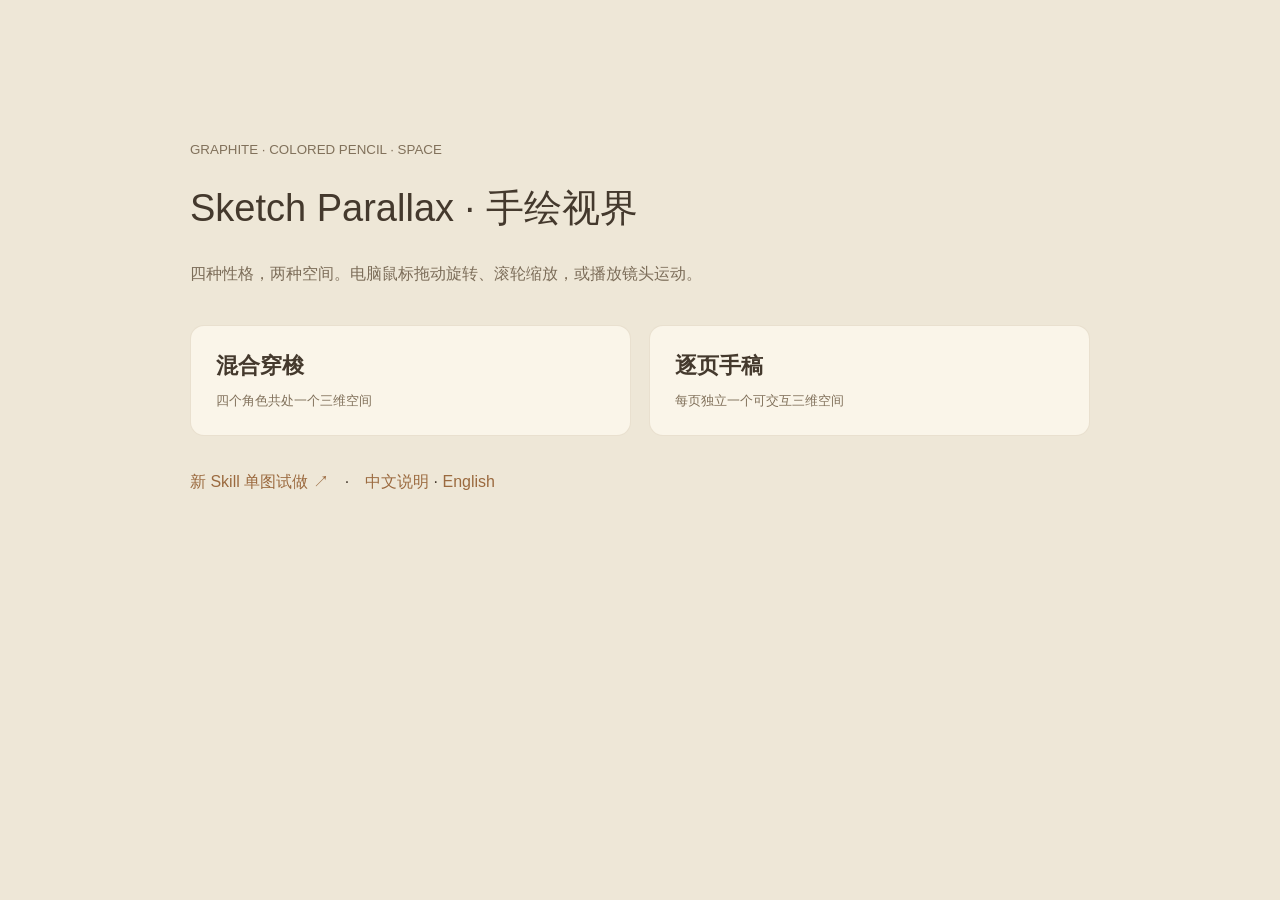
<file: index.html>
<!doctype html><html lang="zh-CN"><meta charset="utf-8"><meta name="viewport" content="width=device-width,initial-scale=1"><title>Sketch Parallax · 手绘视界</title><style>body{margin:0;background:#eee7d7;color:#44392d;font-family:"Segoe UI","Microsoft YaHei",sans-serif}main{max-width:900px;margin:12vh auto;padding:32px}h1{font-size:38px;font-weight:500}p{color:#7c6d59;line-height:1.8}.links{display:grid;grid-template-columns:1fr 1fr;gap:18px;margin:36px 0}a{display:block;text-decoration:none;color:inherit;background:#faf5e9;border:1px solid #ae987438;border-radius:14px;padding:25px}a:hover{background:#fff9ed}strong{display:block;font-size:22px;margin-bottom:10px}small{color:#81715b}footer a{background:none;padding:0;border:0;display:inline;color:#9b6a3f}</style><main><small>GRAPHITE · COLORED PENCIL · SPACE</small><h1>Sketch Parallax · 手绘视界</h1><p>四种性格，两种空间。电脑鼠标拖动旋转、滚轮缩放，或播放镜头运动。</p><section class="links"><a href="demo/mixed.html"><strong>混合穿梭</strong><small>四个角色共处一个三维空间</small></a><a href="demo/pages.html"><strong>逐页手稿</strong><small>每页独立一个可交互三维空间</small></a></section><footer><a href="examples/single-image/pages.html">新 Skill 单图试做 ↗</a>　·　<a href="README.md">中文说明</a> · <a href="README.en.md">English</a></footer></main></html>
</file>
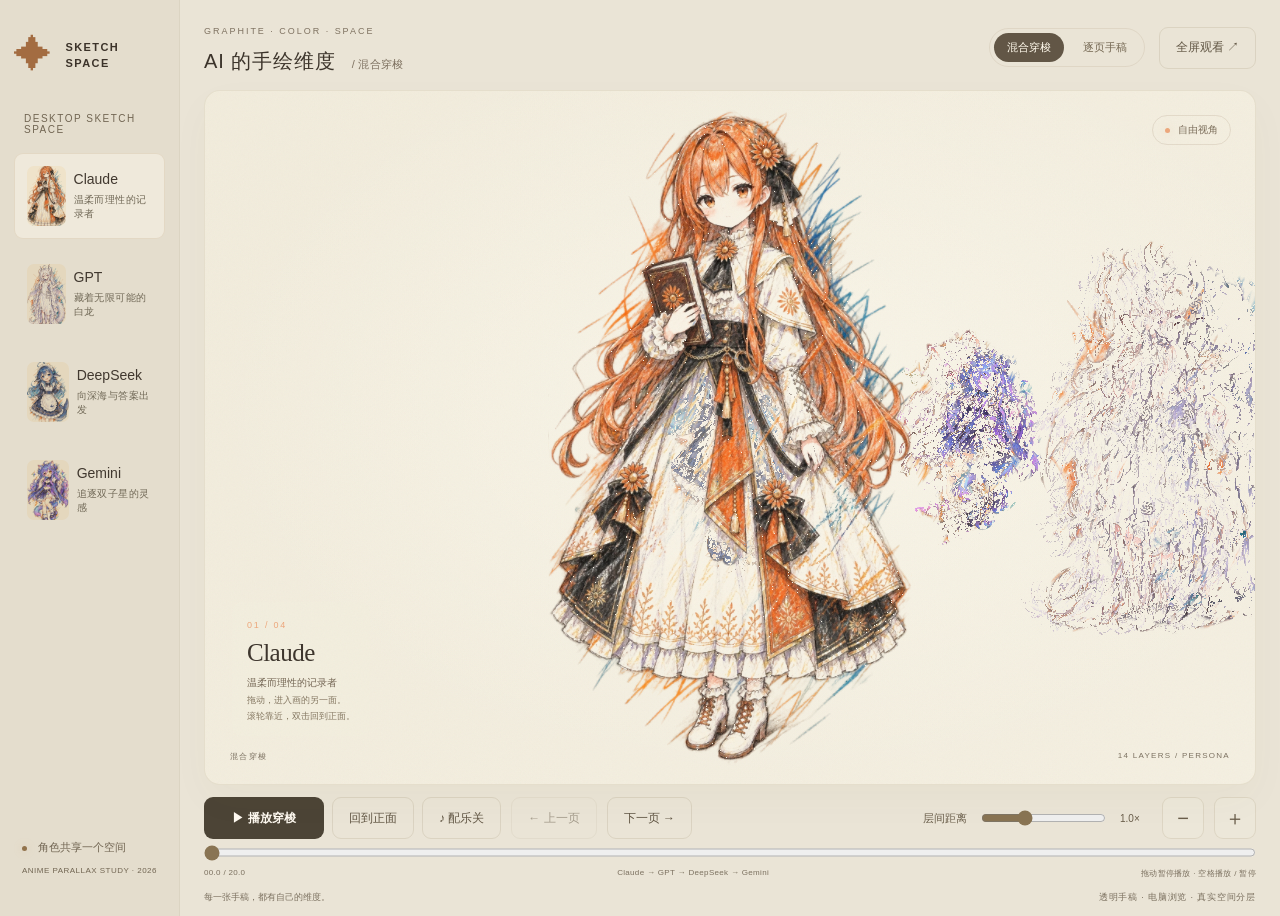
<file: demo/mixed.html>
<!doctype html>
<html lang="zh-CN"><head><meta charset="utf-8"><meta name="viewport" content="width=device-width,initial-scale=1"><meta name="theme-color" content="#10111b"><title>AI 的手绘维度</title><link rel="stylesheet" href="style.css"></head>
<body><div class="app">
<aside class="rail"><a class="brand" href="#"><span class="brand-mark">✦</span><span>SKETCH<br>SPACE</span></a><div class="rail-label">DESKTOP SKETCH SPACE</div><nav id="characters" aria-label="选择角色"></nav><div class="rail-bottom"><span class="live-dot"></span> 角色共享一个空间<br><small>ANIME PARALLAX STUDY · 2026</small></div></aside>
<main><header><div><span class="eyebrow">GRAPHITE · COLOR · SPACE</span><h1>AI 的手绘维度<span> / 混合穿梭</span></h1></div><nav class="mode-switch" aria-label="版本切换"><a href="mixed.html" aria-current="page">混合穿梭</a><a href="pages.html" >逐页手稿</a></nav><button id="fullscreen" class="quiet">全屏观看 ↗</button></header>
<section class="viewport" aria-label="三维分层角色展厅"><div class="ambient"></div><div id="ghost-name" aria-hidden="true">CLAUDE</div><canvas id="art" tabindex="0" aria-label="鼠标拖动旋转、滚轮缩放角色"></canvas><div class="story"><span id="chapter">01 / 04</span><h2 id="name">Claude</h2><p id="tagline">温柔而理性的记录者</p><div class="divider"></div><p class="instruction">拖动，进入画的另一面。<br>滚轮靠近，双击回到正面。</p></div><div class="view-tag"><span class="live-dot"></span><span id="view-state">自由视角</span></div><div class="loading" id="loading" role="status">正在展开手稿…</div><div class="stage-footer"><span>混合穿梭</span><span id="layer-count">14 LAYERS / PERSONA</span></div></section>
<section class="controls" aria-label="播放和分层控制"><div class="play-controls"><button id="play" class="primary">▶ 播放穿梭</button><button id="reset" class="quiet">回到正面</button><button id="sound" class="quiet" aria-pressed="false">♪ 配乐关</button></div><button id="previous" class="quiet">← 上一页</button><button id="next" class="quiet">下一页 →</button><label class="depth-control">层间距离 <input id="depth" type="range" min="0" max="3.0" step=".01" value="1"><output id="depth-value">1.0×</output></label><button id="zoom-out" class="square" aria-label="缩小">−</button><button id="zoom-in" class="square" aria-label="放大">＋</button></section>
<div class="timeline"><input id="seek" type="range" min="0" max="20" step=".01" value="0" aria-label="穿梭进度"><div class="timeline-labels"><span id="clock">00.0 / 20.0</span><span>Claude → GPT → DeepSeek → Gemini</span><span>拖动暂停播放 · 空格播放 / 暂停</span></div></div><footer>每一张手稿，都有自己的维度。<span>透明手稿 · 电脑浏览 · 真实空间分层</span></footer>
</main></div><script>window.INK_MODE="mixed";</script><script src="data.js"></script><script src="engine.js"></script></body></html>
</file>
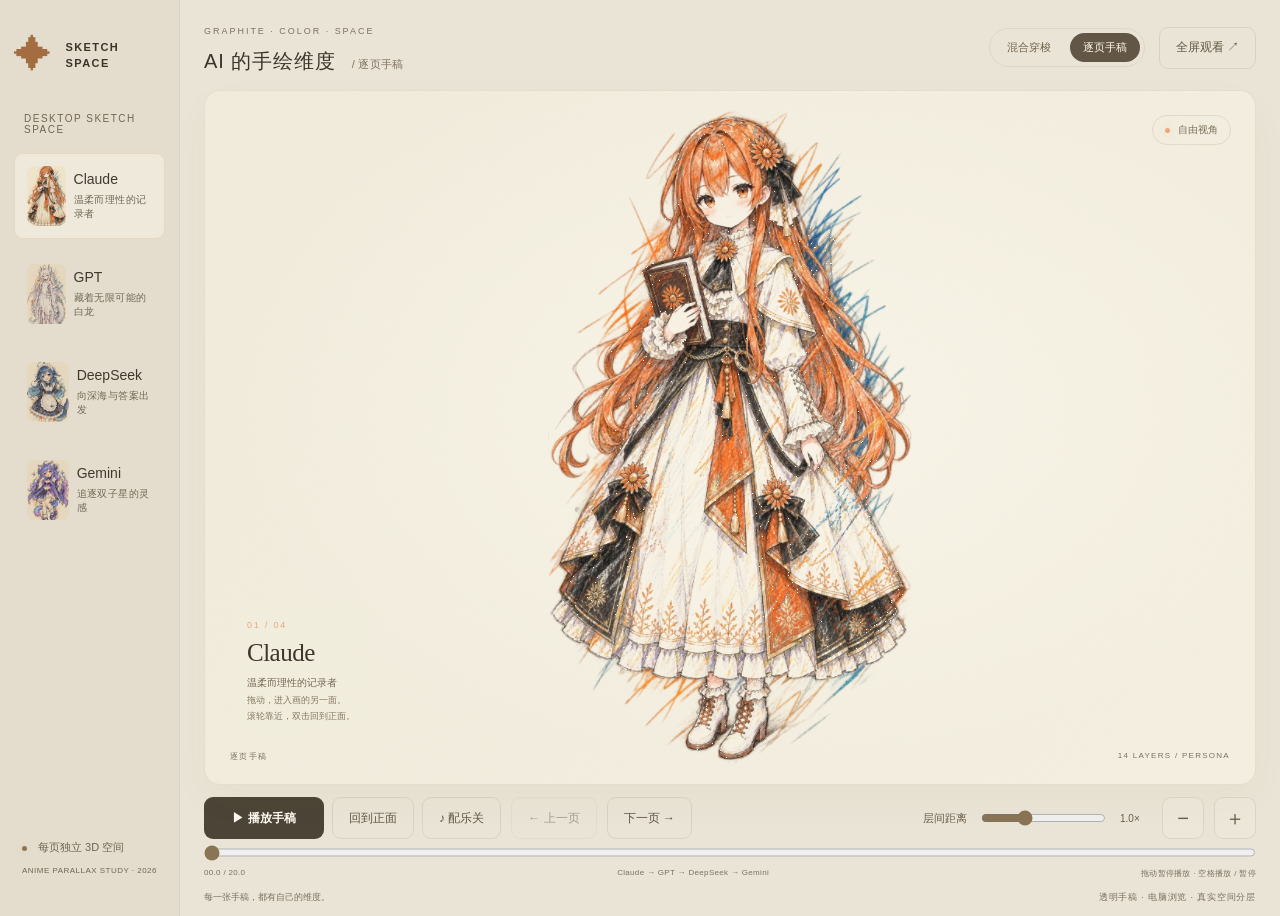
<file: demo/pages.html>
<!doctype html>
<html lang="zh-CN"><head><meta charset="utf-8"><meta name="viewport" content="width=device-width,initial-scale=1"><meta name="theme-color" content="#10111b"><title>AI 的手绘维度</title><link rel="stylesheet" href="style.css"></head>
<body><div class="app">
<aside class="rail"><a class="brand" href="#"><span class="brand-mark">✦</span><span>SKETCH<br>SPACE</span></a><div class="rail-label">DESKTOP SKETCH SPACE</div><nav id="characters" aria-label="选择角色"></nav><div class="rail-bottom"><span class="live-dot"></span> 每页独立 3D 空间<br><small>ANIME PARALLAX STUDY · 2026</small></div></aside>
<main><header><div><span class="eyebrow">GRAPHITE · COLOR · SPACE</span><h1>AI 的手绘维度<span> / 逐页手稿</span></h1></div><nav class="mode-switch" aria-label="版本切换"><a href="mixed.html" >混合穿梭</a><a href="pages.html" aria-current="page">逐页手稿</a></nav><button id="fullscreen" class="quiet">全屏观看 ↗</button></header>
<section class="viewport" aria-label="三维分层角色展厅"><div class="ambient"></div><div id="ghost-name" aria-hidden="true">CLAUDE</div><canvas id="art" tabindex="0" aria-label="鼠标拖动旋转、滚轮缩放角色"></canvas><div class="story"><span id="chapter">01 / 04</span><h2 id="name">Claude</h2><p id="tagline">温柔而理性的记录者</p><div class="divider"></div><p class="instruction">拖动，进入画的另一面。<br>滚轮靠近，双击回到正面。</p></div><div class="view-tag"><span class="live-dot"></span><span id="view-state">自由视角</span></div><div class="loading" id="loading" role="status">正在展开手稿…</div><div class="stage-footer"><span>逐页手稿</span><span id="layer-count">14 LAYERS / PERSONA</span></div></section>
<section class="controls" aria-label="播放和分层控制"><div class="play-controls"><button id="play" class="primary">▶ 播放手稿</button><button id="reset" class="quiet">回到正面</button><button id="sound" class="quiet" aria-pressed="false">♪ 配乐关</button></div><button id="previous" class="quiet">← 上一页</button><button id="next" class="quiet">下一页 →</button><label class="depth-control">层间距离 <input id="depth" type="range" min="0" max="3.0" step=".01" value="1"><output id="depth-value">1.0×</output></label><button id="zoom-out" class="square" aria-label="缩小">−</button><button id="zoom-in" class="square" aria-label="放大">＋</button></section>
<div class="timeline"><input id="seek" type="range" min="0" max="20" step=".01" value="0" aria-label="穿梭进度"><div class="timeline-labels"><span id="clock">00.0 / 20.0</span><span>Claude → GPT → DeepSeek → Gemini</span><span>拖动暂停播放 · 空格播放 / 暂停</span></div></div><footer>每一张手稿，都有自己的维度。<span>透明手稿 · 电脑浏览 · 真实空间分层</span></footer>
</main></div><script>window.INK_MODE="pages";</script><script src="data.js"></script><script src="engine.js"></script></body></html>
</file>
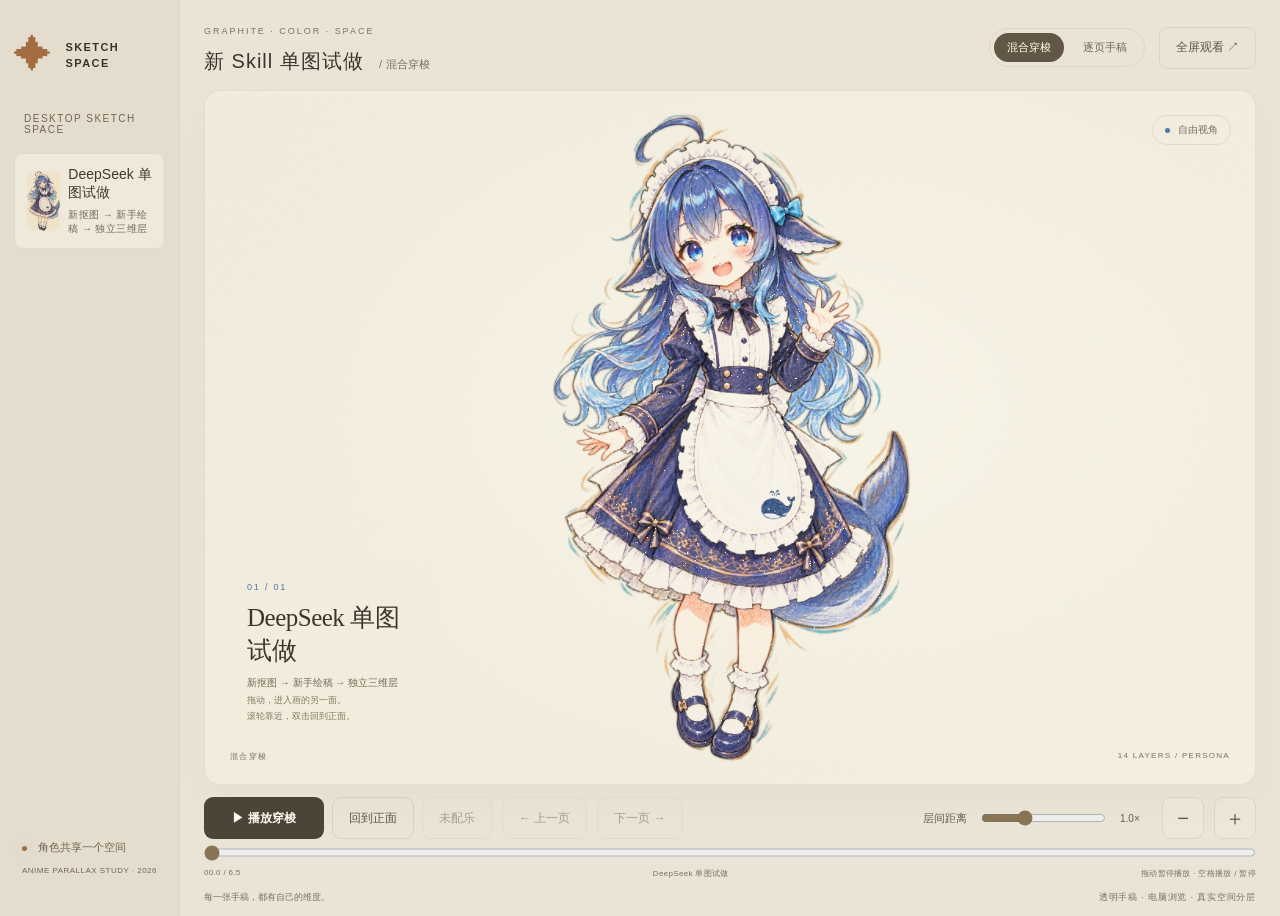
<file: examples/single-image/mixed.html>
<!doctype html>
<html lang="zh-CN"><head><meta charset="utf-8"><meta name="viewport" content="width=device-width,initial-scale=1"><meta name="theme-color" content="#10111b"><title>新 Skill 单图试做</title><link rel="stylesheet" href="style.css"></head>
<body><div class="app">
<aside class="rail"><a class="brand" href="#"><span class="brand-mark">✦</span><span>SKETCH<br>SPACE</span></a><div class="rail-label">DESKTOP SKETCH SPACE</div><nav id="characters" aria-label="选择角色"></nav><div class="rail-bottom"><span class="live-dot"></span> 角色共享一个空间<br><small>ANIME PARALLAX STUDY · 2026</small></div></aside>
<main><header><div><span class="eyebrow">GRAPHITE · COLOR · SPACE</span><h1>新 Skill 单图试做<span> / 混合穿梭</span></h1></div><nav class="mode-switch" aria-label="版本切换"><a href="mixed.html" aria-current="page">混合穿梭</a><a href="pages.html" >逐页手稿</a></nav><button id="fullscreen" class="quiet">全屏观看 ↗</button></header>
<section class="viewport" aria-label="三维分层角色展厅"><div class="ambient"></div><div id="ghost-name" aria-hidden="true">CLAUDE</div><canvas id="art" tabindex="0" aria-label="鼠标拖动旋转、滚轮缩放角色"></canvas><div class="story"><span id="chapter">01 / 04</span><h2 id="name">Claude</h2><p id="tagline">温柔而理性的记录者</p><div class="divider"></div><p class="instruction">拖动，进入画的另一面。<br>滚轮靠近，双击回到正面。</p></div><div class="view-tag"><span class="live-dot"></span><span id="view-state">自由视角</span></div><div class="loading" id="loading" role="status">正在展开手稿…</div><div class="stage-footer"><span>混合穿梭</span><span id="layer-count">14 LAYERS / PERSONA</span></div></section>
<section class="controls" aria-label="播放和分层控制"><div class="play-controls"><button id="play" class="primary">▶ 播放穿梭</button><button id="reset" class="quiet">回到正面</button><button id="sound" class="quiet" aria-pressed="false">♪ 配乐关</button></div><button id="previous" class="quiet">← 上一页</button><button id="next" class="quiet">下一页 →</button><label class="depth-control">层间距离 <input id="depth" type="range" min="0" max="3.0" step=".01" value="1"><output id="depth-value">1.0×</output></label><button id="zoom-out" class="square" aria-label="缩小">−</button><button id="zoom-in" class="square" aria-label="放大">＋</button></section>
<div class="timeline"><input id="seek" type="range" min="0" max="20" step=".01" value="0" aria-label="穿梭进度"><div class="timeline-labels"><span id="clock">00.0 / 20.0</span><span>DeepSeek 单图试做</span><span>拖动暂停播放 · 空格播放 / 暂停</span></div></div><footer>每一张手稿，都有自己的维度。<span>透明手稿 · 电脑浏览 · 真实空间分层</span></footer>
</main></div><script>window.INK_MODE="mixed";</script><script src="data.js"></script><script src="engine.js"></script></body></html>
</file>
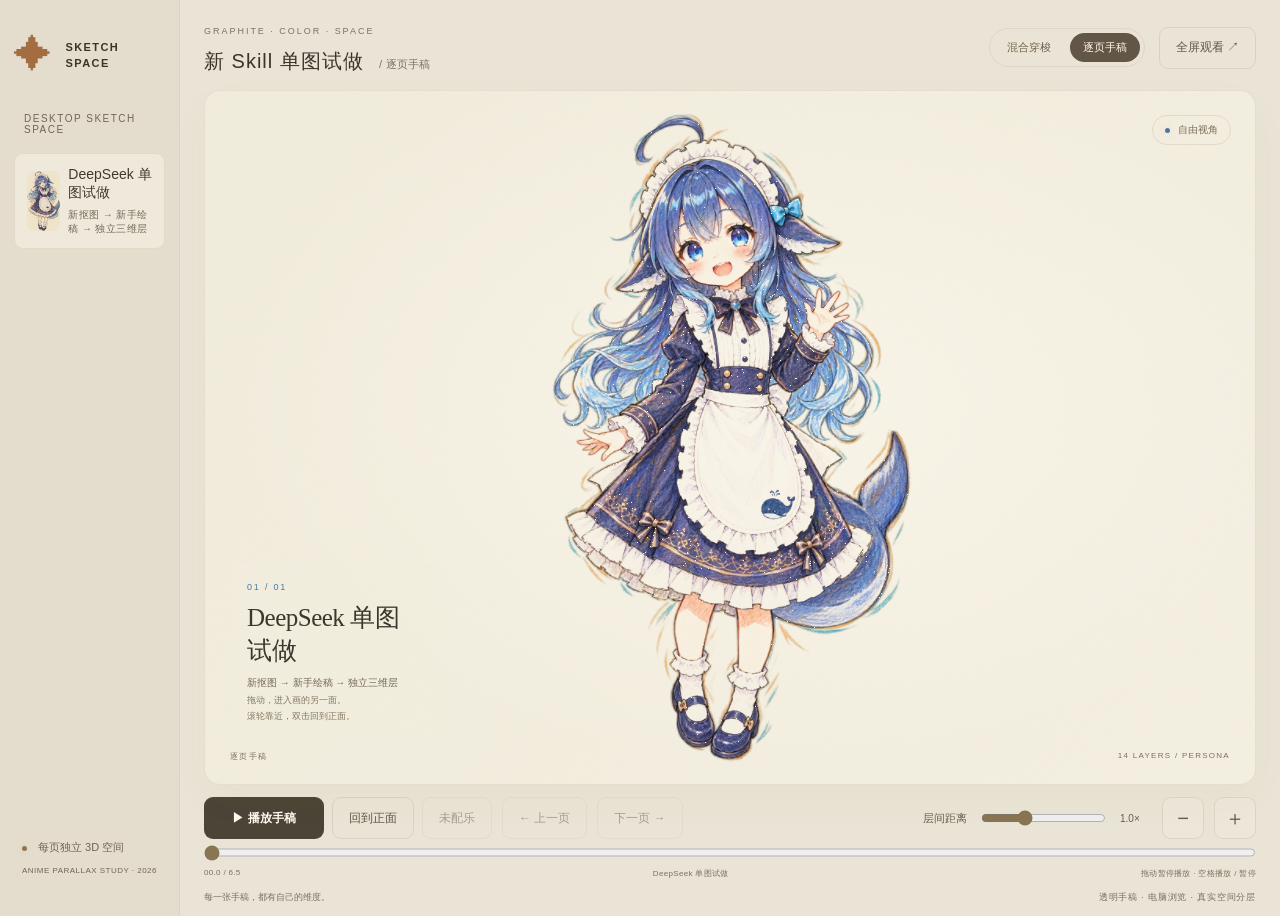
<file: examples/single-image/pages.html>
<!doctype html>
<html lang="zh-CN"><head><meta charset="utf-8"><meta name="viewport" content="width=device-width,initial-scale=1"><meta name="theme-color" content="#10111b"><title>新 Skill 单图试做</title><link rel="stylesheet" href="style.css"></head>
<body><div class="app">
<aside class="rail"><a class="brand" href="#"><span class="brand-mark">✦</span><span>SKETCH<br>SPACE</span></a><div class="rail-label">DESKTOP SKETCH SPACE</div><nav id="characters" aria-label="选择角色"></nav><div class="rail-bottom"><span class="live-dot"></span> 每页独立 3D 空间<br><small>ANIME PARALLAX STUDY · 2026</small></div></aside>
<main><header><div><span class="eyebrow">GRAPHITE · COLOR · SPACE</span><h1>新 Skill 单图试做<span> / 逐页手稿</span></h1></div><nav class="mode-switch" aria-label="版本切换"><a href="mixed.html" >混合穿梭</a><a href="pages.html" aria-current="page">逐页手稿</a></nav><button id="fullscreen" class="quiet">全屏观看 ↗</button></header>
<section class="viewport" aria-label="三维分层角色展厅"><div class="ambient"></div><div id="ghost-name" aria-hidden="true">CLAUDE</div><canvas id="art" tabindex="0" aria-label="鼠标拖动旋转、滚轮缩放角色"></canvas><div class="story"><span id="chapter">01 / 04</span><h2 id="name">Claude</h2><p id="tagline">温柔而理性的记录者</p><div class="divider"></div><p class="instruction">拖动，进入画的另一面。<br>滚轮靠近，双击回到正面。</p></div><div class="view-tag"><span class="live-dot"></span><span id="view-state">自由视角</span></div><div class="loading" id="loading" role="status">正在展开手稿…</div><div class="stage-footer"><span>逐页手稿</span><span id="layer-count">14 LAYERS / PERSONA</span></div></section>
<section class="controls" aria-label="播放和分层控制"><div class="play-controls"><button id="play" class="primary">▶ 播放手稿</button><button id="reset" class="quiet">回到正面</button><button id="sound" class="quiet" aria-pressed="false">♪ 配乐关</button></div><button id="previous" class="quiet">← 上一页</button><button id="next" class="quiet">下一页 →</button><label class="depth-control">层间距离 <input id="depth" type="range" min="0" max="3.0" step=".01" value="1"><output id="depth-value">1.0×</output></label><button id="zoom-out" class="square" aria-label="缩小">−</button><button id="zoom-in" class="square" aria-label="放大">＋</button></section>
<div class="timeline"><input id="seek" type="range" min="0" max="20" step=".01" value="0" aria-label="穿梭进度"><div class="timeline-labels"><span id="clock">00.0 / 20.0</span><span>DeepSeek 单图试做</span><span>拖动暂停播放 · 空格播放 / 暂停</span></div></div><footer>每一张手稿，都有自己的维度。<span>透明手稿 · 电脑浏览 · 真实空间分层</span></footer>
</main></div><script>window.INK_MODE="pages";</script><script src="data.js"></script><script src="engine.js"></script></body></html>
</file>
<file: demo/style.css>
:root{color-scheme:dark;--bg:#10111b;--panel:#171924;--ink:#f5f1f0;--muted:#a7a9bb;--accent:#e7ad7c;font-family:"Segoe UI","Microsoft YaHei",sans-serif}*{box-sizing:border-box}body{min-width:1180px;margin:0;background:var(--bg);color:var(--ink)}button,a,input{font:inherit}button{cursor:pointer;color:inherit;border:1px solid #ffffff14;background:#ffffff05;border-radius:9px;min-height:42px;padding:0 16px;transition:background .18s,border-color .18s}button:hover{background:#ffffff0d;border-color:#ffffff38}button:focus-visible,a:focus-visible,input:focus-visible,canvas:focus-visible{outline:2px solid var(--accent);outline-offset:4px}button:disabled{opacity:.5;cursor:wait}.app{display:grid;grid-template-columns:220px minmax(0,1fr);min-height:100vh}.rail{padding:36px 20px;border-right:1px solid #ffffff09;background:#12131e;display:flex;flex-direction:column}.brand{text-decoration:none;color:#fff;display:flex;align-items:center;gap:12px;font-size:11px;font-weight:600;line-height:1.45;letter-spacing:.13em}.brand-mark{font-size:38px;color:#c3b7ee;font-weight:300}.rail-label{font-size:10px;letter-spacing:.15em;color:#9296b0;margin:62px 10px 18px}nav{display:flex;flex-direction:column;gap:12px}.character{width:100%;padding:12px;display:flex;text-align:left;align-items:center;gap:12px;border-color:transparent;background:transparent;min-height:86px}.character[aria-pressed=true]{background:linear-gradient(100deg,#ffffff0f,#ffffff02);border-color:#ffffff17}.portrait{width:46px;height:60px;object-fit:cover;object-position:center 9%;border-radius:7px;background:#ffffff0a}.character strong{font-size:14px;display:block;font-weight:500}.character small{display:block;font-size:10px;letter-spacing:.04em;color:#a4a7b8;margin-top:6px}.character .number{margin-left:auto;font-size:10px;color:#a4a7b8}.rail-bottom{margin-top:auto;padding:64px 8px 8px;line-height:2;color:#b4b8c9;font-size:11px}.rail-bottom small{font-size:8px;letter-spacing:.06em;color:#8f94ad}.live-dot{display:inline-block;width:5px;height:5px;border-radius:100%;background:var(--accent);margin-right:8px;box-shadow:0 0 10px #e7ad7c40}main{padding:30px 38px 18px;min-width:0;max-width:1900px;width:100%;margin:0 auto}header{display:flex;align-items:center;justify-content:space-between;margin-bottom:24px}.eyebrow{font-size:9px;letter-spacing:.22em;color:#a4a8c2}h1{font-size:20px;font-weight:500;margin:10px 0 0;letter-spacing:.05em}h1 span{font-size:11px;color:#8f94ad;letter-spacing:.02em;margin-left:12px}.quiet{color:#c4c6d4;font-size:12px;background:transparent}.viewport{height:clamp(400px,calc(100vh - 275px),1000px);min-height:400px;position:relative;border:1px solid #ffffff0b;border-radius:16px;overflow:hidden;background:#171925}.ambient{position:absolute;inset:0;background:radial-gradient(ellipse at 65% 47%,#4d436746,transparent 62%),radial-gradient(ellipse at 13% 85%,#31384644,transparent 50%);pointer-events:none}canvas{display:block;width:100%;height:100%;position:relative;z-index:2;touch-action:none;cursor:grab}canvas:active{cursor:grabbing}#ghost-name{position:absolute;left:4%;top:10%;font-size:clamp(80px,11vw,205px);line-height:1;font-weight:700;letter-spacing:-.06em;color:#ffffff04;pointer-events:none}.story{position:absolute;left:5.5%;top:37%;z-index:3;pointer-events:none}.story>span{font-size:11px;letter-spacing:.2em;color:var(--accent)}h2{font-size:clamp(30px,3vw,50px);font-weight:300;letter-spacing:-.02em;margin:15px 0 10px}.story p{color:#aeb1c7;font-size:12px;line-height:1.8;margin:0}.divider{height:1px;width:30px;background:var(--accent);margin:22px 0}.story .instruction{font-size:10px;color:#a4a8bf}.view-tag{position:absolute;right:24px;top:24px;border:1px solid #ffffff15;border-radius:20px;padding:7px 12px;font-size:10px;color:#b8bdce;z-index:3;pointer-events:none}.stage-footer{position:absolute;bottom:22px;left:25px;right:25px;display:flex;justify-content:space-between;font-size:8px;letter-spacing:.16em;color:#949bb2;z-index:3;pointer-events:none}.loading{position:absolute;inset:0;display:flex;justify-content:center;align-items:center;z-index:4;background:#171925;color:#b8bbce;font-size:14px}.loading[hidden]{display:none}.controls{display:flex;align-items:center;gap:10px;padding:18px 0 10px}.play-controls{display:flex;gap:8px}.primary{background:#d8cbed;color:#252033;border:0;font-size:12px;font-weight:600;min-width:120px}.primary:hover{background:#e9defa}.depth-control{margin-left:auto;display:flex;align-items:center;gap:12px;font-size:11px;color:#b5b8cb}.depth-control input{width:125px}input[type=range]{accent-color:#bcb1dd;cursor:pointer}output{width:32px;font-size:10px}.square{font-size:20px;width:42px;padding:0}.timeline>input{width:100%;height:15px;margin:0}.timeline-labels{display:flex;justify-content:space-between;font-size:8px;letter-spacing:.04em;color:#949ab2;margin-top:4px}footer{display:flex;justify-content:space-between;margin-top:22px;font-size:9px;color:#949ab2}footer span{letter-spacing:.09em}@media(min-width:1800px){main{padding:40px 60px}.rail{padding-top:44px}.viewport{height:calc(100vh - 290px)}}@media(prefers-reduced-motion:reduce){*{transition:none!important}}

:root{color-scheme:light;--bg:#eae4d6;--panel:#f1ecdf;--ink:#3c342b;--muted:#786e61;--accent:#bd713e}body{background:#eae4d6;color:#3c342b}.rail{background:#e4ddcd;border-color:#776a4b15}.brand{color:#3b3229}.brand-mark{color:#a36c41}.rail-label,.rail-bottom,.rail-bottom small{color:#716552}.character{color:#41382f}.character small,.character .number{color:#716957}.character[aria-pressed=true]{background:#fffaf068;border-color:#a58b562c}.portrait{background:#fff9eb;mix-blend-mode:multiply}.eyebrow,h1 span{color:#7f7261}.quiet{color:#625745}button{border-color:#8d7d5a2b;background:#fff9ed20}button:hover{background:#fff9ed85;border-color:#91734266}.primary{color:#fffaf1;background:#4c4436}.primary:hover{background:#625546}.square,.depth-control{color:#6a5e4b}.viewport{background:#f3eedf;border-color:#9e8c6b2b;box-shadow:0 15px 40px #67542c08}.ambient{background:radial-gradient(ellipse at 55% 45%,#fffdf378,transparent 70%),linear-gradient(125deg,#e5dbc41c,#fffaf31a);opacity:1}.viewport:after{content:'';position:absolute;inset:0;pointer-events:none;z-index:5;opacity:.055;background-image:url("data:image/svg+xml,%3Csvg xmlns='http://www.w3.org/2000/svg' width='220' height='220'%3E%3Cfilter id='g'%3E%3CfeTurbulence type='fractalNoise' baseFrequency='.65' numOctaves='3' stitchTiles='stitch'/%3E%3C/filter%3E%3Crect width='100%25' height='100%25' filter='url(%23g)' opacity='.6'/%3E%3C/svg%3E")}.story h2{font-family:Georgia,'Microsoft YaHei',serif}.story p{color:#746653}.story .instruction{color:#847760}.stage-footer,.timeline-labels,footer{color:#7b705f}.view-tag{color:#7b6d59;border-color:#aa927735}.loading{background:#f3eedf;color:#756653}#ghost-name{color:#87684406;font-family:Georgia,serif;font-weight:400}input[type=range]{accent-color:#897453}.rail-bottom .live-dot{background:#92734c}.mode-switch{display:flex;flex-direction:row;align-items:center;gap:6px;margin-left:auto;margin-right:14px;border:1px solid #aa92772c;border-radius:20px;padding:4px}.mode-switch a{font-size:11px;color:#756853;text-decoration:none;padding:7px 13px;border-radius:18px}.mode-switch a[aria-current=page]{background:#625646;color:#fff9eb}.mode-switch a:hover{background:#7c6a5120}.mode-switch a[aria-current=page]:hover{background:#625646}@media(prefers-reduced-motion:reduce){*{transition:none!important}}

@media(min-width:1001px){.app{grid-template-columns:180px minmax(0,1fr)}.rail{padding:28px 14px}main{padding:20px 24px 12px}header{margin-bottom:15px}.viewport{height:calc(100vh - 205px);min-height:480px}.character{gap:8px;min-height:78px}.character .number{display:none}.rail-label{margin-top:30px}.controls{padding:12px 0 6px}footer{margin-top:12px}}.story{top:auto;bottom:48px;left:27px;background:#f3eedfd9;border-radius:10px;padding:12px 15px;max-width:205px}.story h2{font-size:25px;margin:7px 0}.story .instruction{font-size:9px}.story .divider{display:none}.story>span{font-size:9px}.story p{font-size:10px}#ghost-name{display:none}
</file>
<file: examples/single-image/style.css>
:root{color-scheme:dark;--bg:#10111b;--panel:#171924;--ink:#f5f1f0;--muted:#a7a9bb;--accent:#e7ad7c;font-family:"Segoe UI","Microsoft YaHei",sans-serif}*{box-sizing:border-box}body{min-width:1180px;margin:0;background:var(--bg);color:var(--ink)}button,a,input{font:inherit}button{cursor:pointer;color:inherit;border:1px solid #ffffff14;background:#ffffff05;border-radius:9px;min-height:42px;padding:0 16px;transition:background .18s,border-color .18s}button:hover{background:#ffffff0d;border-color:#ffffff38}button:focus-visible,a:focus-visible,input:focus-visible,canvas:focus-visible{outline:2px solid var(--accent);outline-offset:4px}button:disabled{opacity:.5;cursor:wait}.app{display:grid;grid-template-columns:220px minmax(0,1fr);min-height:100vh}.rail{padding:36px 20px;border-right:1px solid #ffffff09;background:#12131e;display:flex;flex-direction:column}.brand{text-decoration:none;color:#fff;display:flex;align-items:center;gap:12px;font-size:11px;font-weight:600;line-height:1.45;letter-spacing:.13em}.brand-mark{font-size:38px;color:#c3b7ee;font-weight:300}.rail-label{font-size:10px;letter-spacing:.15em;color:#9296b0;margin:62px 10px 18px}nav{display:flex;flex-direction:column;gap:12px}.character{width:100%;padding:12px;display:flex;text-align:left;align-items:center;gap:12px;border-color:transparent;background:transparent;min-height:86px}.character[aria-pressed=true]{background:linear-gradient(100deg,#ffffff0f,#ffffff02);border-color:#ffffff17}.portrait{width:46px;height:60px;object-fit:cover;object-position:center 9%;border-radius:7px;background:#ffffff0a}.character strong{font-size:14px;display:block;font-weight:500}.character small{display:block;font-size:10px;letter-spacing:.04em;color:#a4a7b8;margin-top:6px}.character .number{margin-left:auto;font-size:10px;color:#a4a7b8}.rail-bottom{margin-top:auto;padding:64px 8px 8px;line-height:2;color:#b4b8c9;font-size:11px}.rail-bottom small{font-size:8px;letter-spacing:.06em;color:#8f94ad}.live-dot{display:inline-block;width:5px;height:5px;border-radius:100%;background:var(--accent);margin-right:8px;box-shadow:0 0 10px #e7ad7c40}main{padding:30px 38px 18px;min-width:0;max-width:1900px;width:100%;margin:0 auto}header{display:flex;align-items:center;justify-content:space-between;margin-bottom:24px}.eyebrow{font-size:9px;letter-spacing:.22em;color:#a4a8c2}h1{font-size:20px;font-weight:500;margin:10px 0 0;letter-spacing:.05em}h1 span{font-size:11px;color:#8f94ad;letter-spacing:.02em;margin-left:12px}.quiet{color:#c4c6d4;font-size:12px;background:transparent}.viewport{height:clamp(400px,calc(100vh - 275px),1000px);min-height:400px;position:relative;border:1px solid #ffffff0b;border-radius:16px;overflow:hidden;background:#171925}.ambient{position:absolute;inset:0;background:radial-gradient(ellipse at 65% 47%,#4d436746,transparent 62%),radial-gradient(ellipse at 13% 85%,#31384644,transparent 50%);pointer-events:none}canvas{display:block;width:100%;height:100%;position:relative;z-index:2;touch-action:none;cursor:grab}canvas:active{cursor:grabbing}#ghost-name{position:absolute;left:4%;top:10%;font-size:clamp(80px,11vw,205px);line-height:1;font-weight:700;letter-spacing:-.06em;color:#ffffff04;pointer-events:none}.story{position:absolute;left:5.5%;top:37%;z-index:3;pointer-events:none}.story>span{font-size:11px;letter-spacing:.2em;color:var(--accent)}h2{font-size:clamp(30px,3vw,50px);font-weight:300;letter-spacing:-.02em;margin:15px 0 10px}.story p{color:#aeb1c7;font-size:12px;line-height:1.8;margin:0}.divider{height:1px;width:30px;background:var(--accent);margin:22px 0}.story .instruction{font-size:10px;color:#a4a8bf}.view-tag{position:absolute;right:24px;top:24px;border:1px solid #ffffff15;border-radius:20px;padding:7px 12px;font-size:10px;color:#b8bdce;z-index:3;pointer-events:none}.stage-footer{position:absolute;bottom:22px;left:25px;right:25px;display:flex;justify-content:space-between;font-size:8px;letter-spacing:.16em;color:#949bb2;z-index:3;pointer-events:none}.loading{position:absolute;inset:0;display:flex;justify-content:center;align-items:center;z-index:4;background:#171925;color:#b8bbce;font-size:14px}.loading[hidden]{display:none}.controls{display:flex;align-items:center;gap:10px;padding:18px 0 10px}.play-controls{display:flex;gap:8px}.primary{background:#d8cbed;color:#252033;border:0;font-size:12px;font-weight:600;min-width:120px}.primary:hover{background:#e9defa}.depth-control{margin-left:auto;display:flex;align-items:center;gap:12px;font-size:11px;color:#b5b8cb}.depth-control input{width:125px}input[type=range]{accent-color:#bcb1dd;cursor:pointer}output{width:32px;font-size:10px}.square{font-size:20px;width:42px;padding:0}.timeline>input{width:100%;height:15px;margin:0}.timeline-labels{display:flex;justify-content:space-between;font-size:8px;letter-spacing:.04em;color:#949ab2;margin-top:4px}footer{display:flex;justify-content:space-between;margin-top:22px;font-size:9px;color:#949ab2}footer span{letter-spacing:.09em}@media(min-width:1800px){main{padding:40px 60px}.rail{padding-top:44px}.viewport{height:calc(100vh - 290px)}}@media(prefers-reduced-motion:reduce){*{transition:none!important}}

:root{color-scheme:light;--bg:#eae4d6;--panel:#f1ecdf;--ink:#3c342b;--muted:#786e61;--accent:#bd713e}body{background:#eae4d6;color:#3c342b}.rail{background:#e4ddcd;border-color:#776a4b15}.brand{color:#3b3229}.brand-mark{color:#a36c41}.rail-label,.rail-bottom,.rail-bottom small{color:#716552}.character{color:#41382f}.character small,.character .number{color:#716957}.character[aria-pressed=true]{background:#fffaf068;border-color:#a58b562c}.portrait{background:#fff9eb;mix-blend-mode:multiply}.eyebrow,h1 span{color:#7f7261}.quiet{color:#625745}button{border-color:#8d7d5a2b;background:#fff9ed20}button:hover{background:#fff9ed85;border-color:#91734266}.primary{color:#fffaf1;background:#4c4436}.primary:hover{background:#625546}.square,.depth-control{color:#6a5e4b}.viewport{background:#f3eedf;border-color:#9e8c6b2b;box-shadow:0 15px 40px #67542c08}.ambient{background:radial-gradient(ellipse at 55% 45%,#fffdf378,transparent 70%),linear-gradient(125deg,#e5dbc41c,#fffaf31a);opacity:1}.viewport:after{content:'';position:absolute;inset:0;pointer-events:none;z-index:5;opacity:.055;background-image:url("data:image/svg+xml,%3Csvg xmlns='http://www.w3.org/2000/svg' width='220' height='220'%3E%3Cfilter id='g'%3E%3CfeTurbulence type='fractalNoise' baseFrequency='.65' numOctaves='3' stitchTiles='stitch'/%3E%3C/filter%3E%3Crect width='100%25' height='100%25' filter='url(%23g)' opacity='.6'/%3E%3C/svg%3E")}.story h2{font-family:Georgia,'Microsoft YaHei',serif}.story p{color:#746653}.story .instruction{color:#847760}.stage-footer,.timeline-labels,footer{color:#7b705f}.view-tag{color:#7b6d59;border-color:#aa927735}.loading{background:#f3eedf;color:#756653}#ghost-name{color:#87684406;font-family:Georgia,serif;font-weight:400}input[type=range]{accent-color:#897453}.rail-bottom .live-dot{background:#92734c}.mode-switch{display:flex;flex-direction:row;align-items:center;gap:6px;margin-left:auto;margin-right:14px;border:1px solid #aa92772c;border-radius:20px;padding:4px}.mode-switch a{font-size:11px;color:#756853;text-decoration:none;padding:7px 13px;border-radius:18px}.mode-switch a[aria-current=page]{background:#625646;color:#fff9eb}.mode-switch a:hover{background:#7c6a5120}.mode-switch a[aria-current=page]:hover{background:#625646}@media(prefers-reduced-motion:reduce){*{transition:none!important}}

@media(min-width:1001px){.app{grid-template-columns:180px minmax(0,1fr)}.rail{padding:28px 14px}main{padding:20px 24px 12px}header{margin-bottom:15px}.viewport{height:calc(100vh - 205px);min-height:480px}.character{gap:8px;min-height:78px}.character .number{display:none}.rail-label{margin-top:30px}.controls{padding:12px 0 6px}footer{margin-top:12px}}.story{top:auto;bottom:48px;left:27px;background:#f3eedfd9;border-radius:10px;padding:12px 15px;max-width:205px}.story h2{font-size:25px;margin:7px 0}.story .instruction{font-size:9px}.story .divider{display:none}.story>span{font-size:9px}.story p{font-size:10px}#ghost-name{display:none}
</file>
